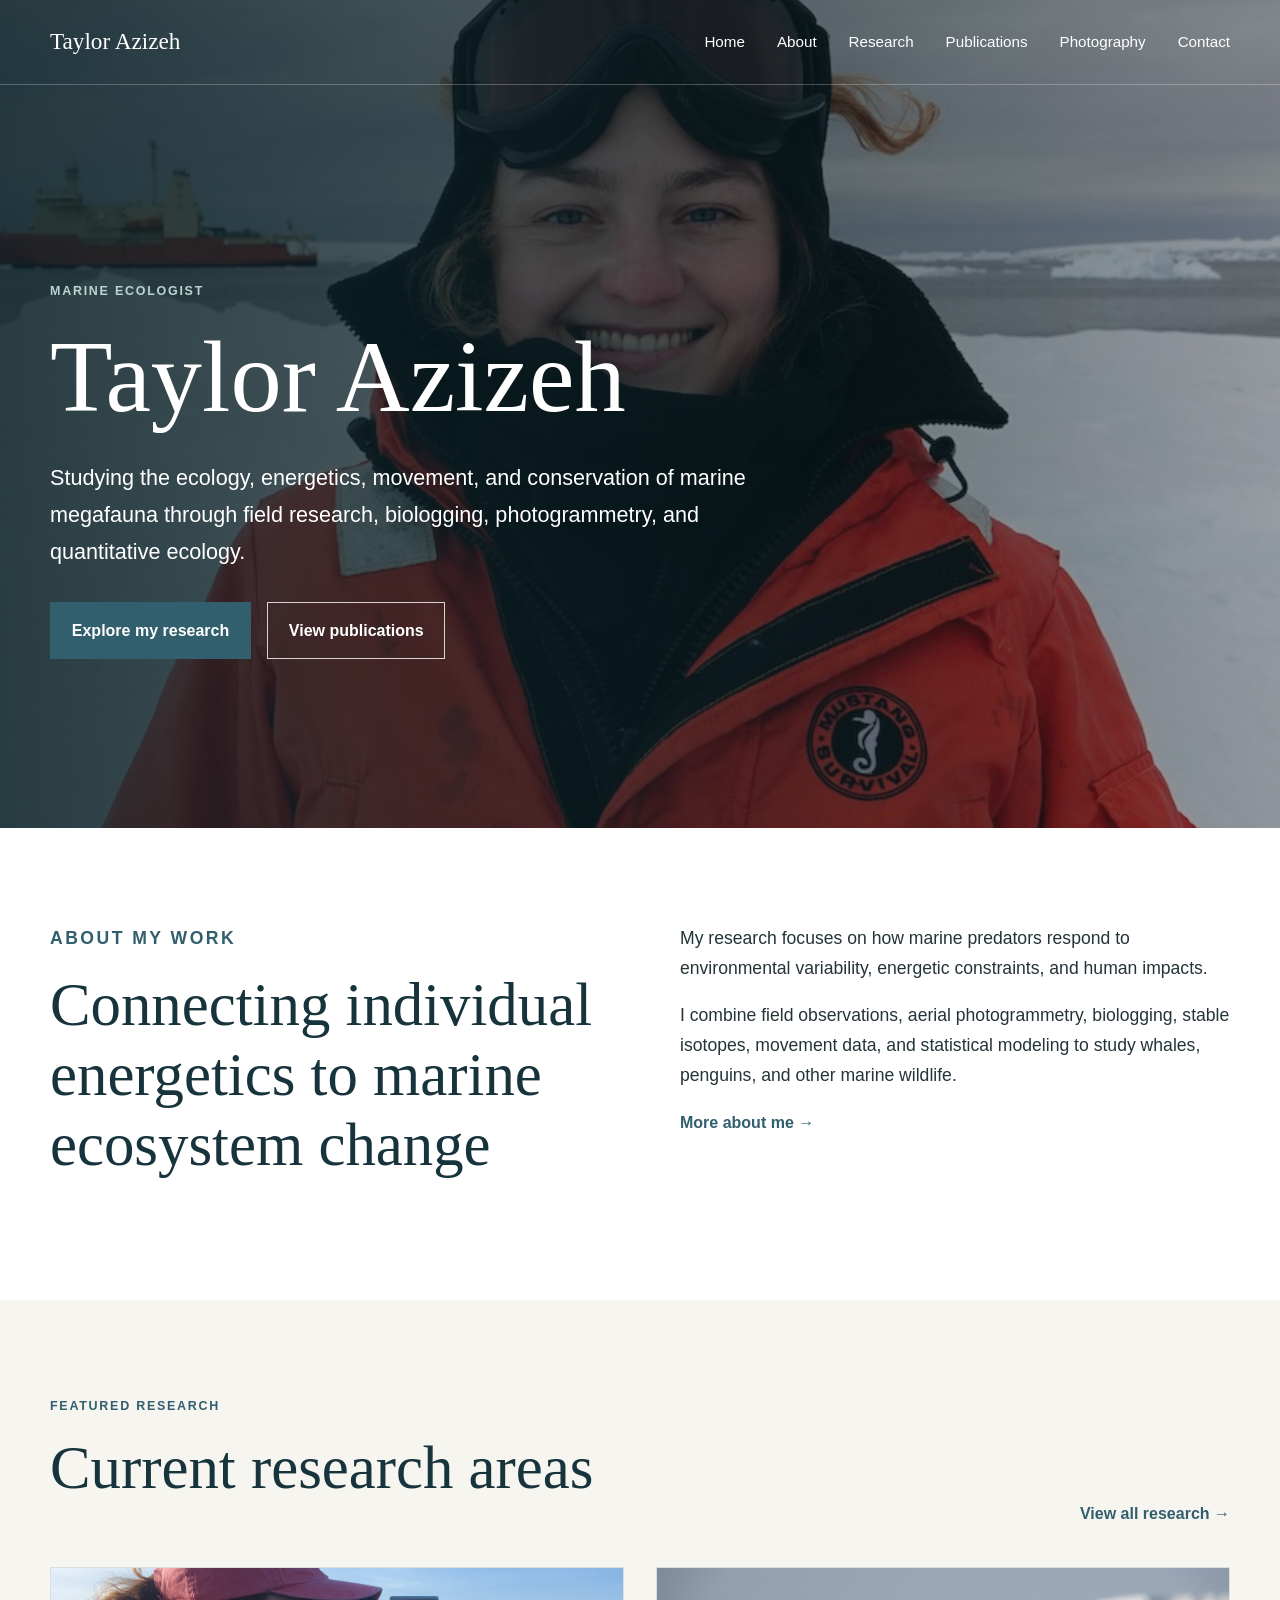
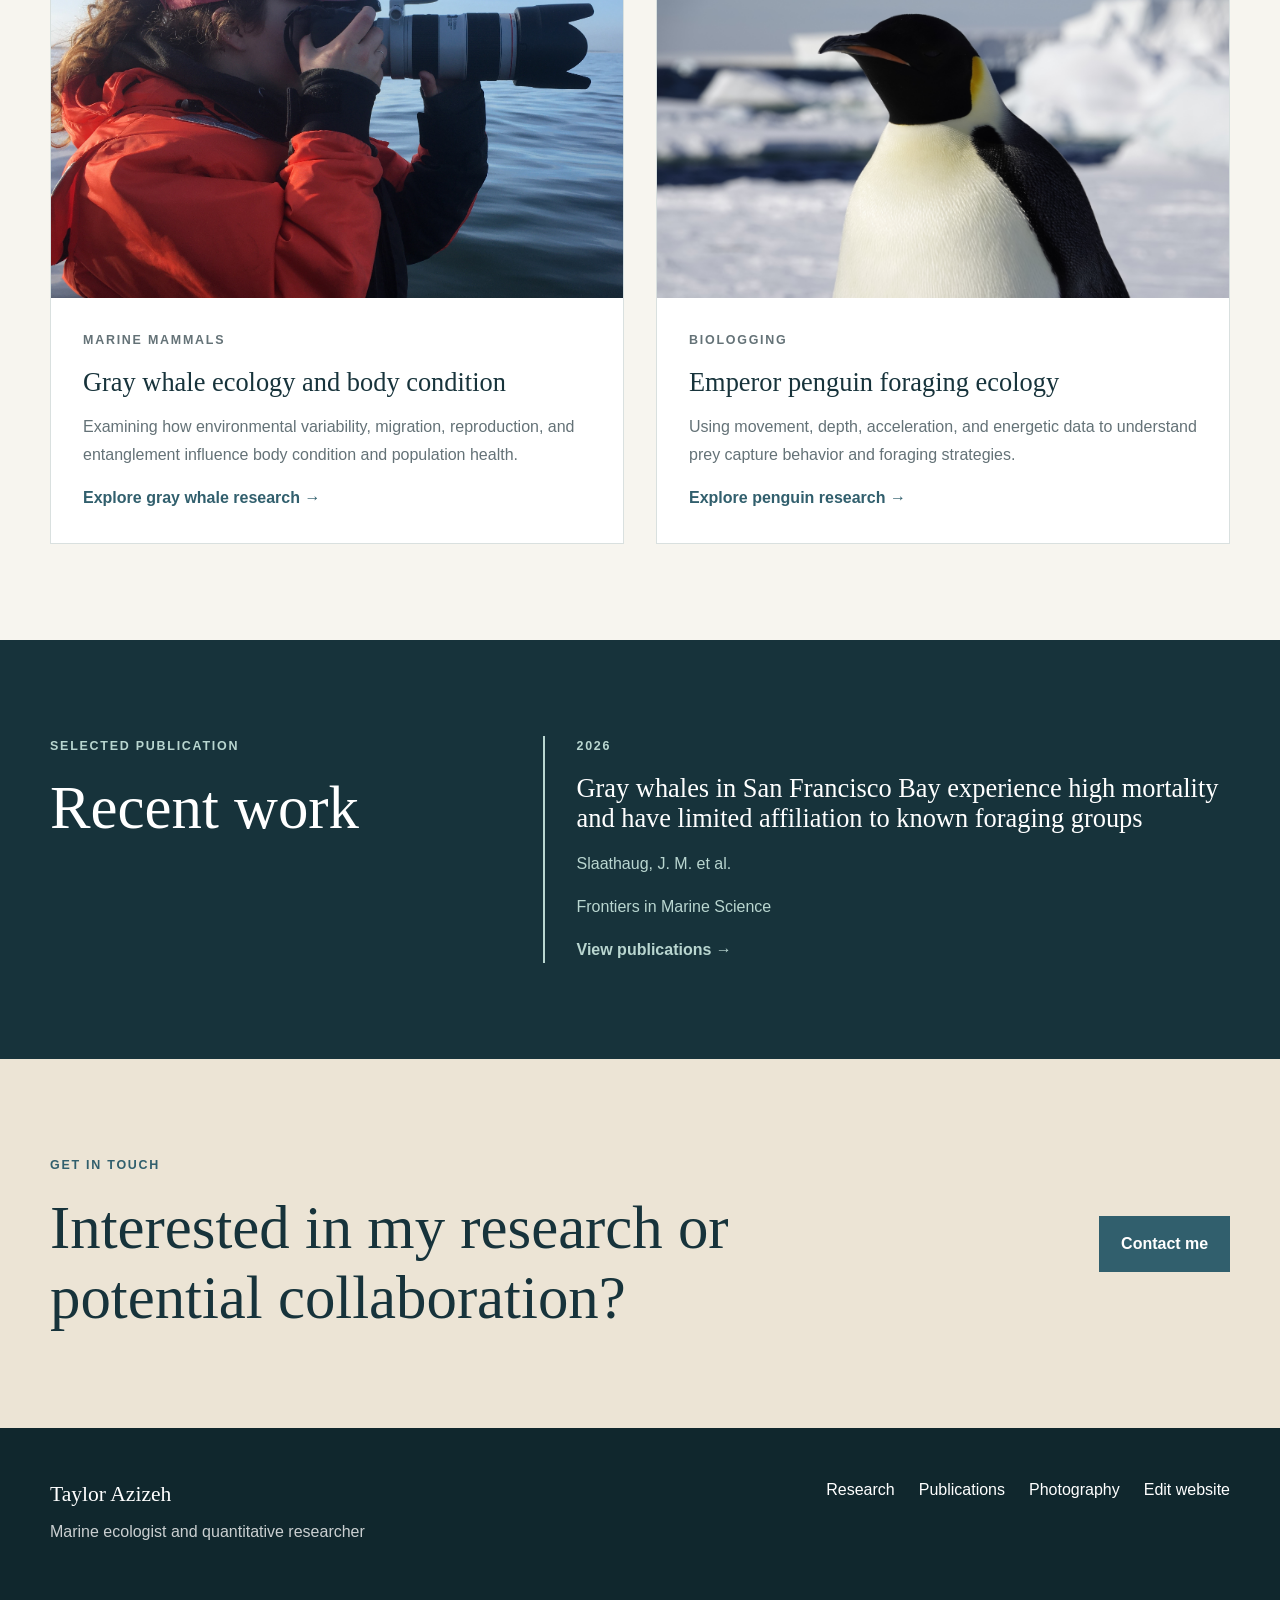
<file: index.html>
<!doctype html>
<html lang="en">
<head>
  <meta charset="utf-8">
  <meta name="viewport" content="width=device-width, initial-scale=1">

  <title>Taylor Azizeh | Marine Ecologist</title>

  <meta
    name="description"
    content="Taylor Azizeh is a marine ecologist studying whales, penguins, biologging, body condition, and marine conservation."
  >

  <link rel="stylesheet" href="/css/style.css">
</head>

<body>
  <header class="site-header">
    <div class="nav-container">
      <a class="site-logo" href="/">Taylor Azizeh</a>

      <button
        class="menu-toggle"
        type="button"
        aria-expanded="false"
        aria-controls="site-navigation"
      >
        Menu
      </button>

      <nav id="site-navigation" class="site-navigation" aria-label="Main navigation">
        <a href="/">Home</a>
        <a href="/about/">About</a>
        <a href="/research/">Research</a>
        <a href="/publications/">Publications</a>
        <a href="/photography/">Photography</a>
        <a href="/contact/">Contact</a>
      </nav>
    </div>
  </header>

  <main>
    <section class="hero">
      <div class="hero-overlay"></div>

      <div class="hero-content">
        <p class="eyebrow">Marine Ecologist</p>

        <h1>Taylor Azizeh</h1>

        <p class="hero-description">
          Studying the ecology, energetics, movement, and conservation of marine
          megafauna through field research, biologging, photogrammetry, and
          quantitative ecology.
        </p>

        <div class="hero-buttons">
          <a class="button button-primary" href="/research/">
            Explore my research
          </a>

          <a class="button button-secondary" href="/publications/">
            View publications
          </a>
        </div>
      </div>
    </section>

    <section class="section intro-section">
      <div class="section-container intro-grid">
        <div>
          <p class="section-label">About my work</p>

          <h2>Connecting individual energetics to marine ecosystem change</h2>
        </div>

        <div>
          <p>
            My research focuses on how marine predators respond to environmental
            variability, energetic constraints, and human impacts.
          </p>

          <p>
            I combine field observations, aerial photogrammetry, biologging,
            stable isotopes, movement data, and statistical modeling to study
            whales, penguins, and other marine wildlife.
          </p>

          <a class="text-link" href="/about/">More about me →</a>
        </div>
      </div>
    </section>

    <section class="section research-section">
      <div class="section-container">
        <div class="section-heading">
          <div>
            <p class="section-label">Featured research</p>
            <h2>Current research areas</h2>
          </div>

          <a class="text-link" href="/research/">View all research →</a>
        </div>

        <div class="card-grid">
          <article class="research-card">
            <div class="card-image card-image-whale" role="img" aria-label="Gray whale"></div>

            <div class="card-content">
              <p class="card-category">Marine mammals</p>
              <h3>Gray whale ecology and body condition</h3>

              <p>
                Examining how environmental variability, migration, reproduction,
                and entanglement influence body condition and population health.
              </p>

              <a class="card-link" href="/research/gray-whales/">
                Explore gray whale research →
              </a>
            </div>
          </article>

          <article class="research-card">
            <div class="card-image card-image-penguin" role="img" aria-label="Emperor penguin"></div>

            <div class="card-content">
              <p class="card-category">Biologging</p>
              <h3>Emperor penguin foraging ecology</h3>

              <p>
                Using movement, depth, acceleration, and energetic data to
                understand prey capture behavior and foraging strategies.
              </p>

              <a class="card-link" href="/research/emperor-penguins/">
                Explore penguin research →
              </a>
            </div>
          </article>
        </div>
      </div>
    </section>

    <section class="section publication-section">
      <div class="section-container publication-grid">
        <div>
          <p class="section-label">Selected publication</p>
          <h2>Recent work</h2>
        </div>

        <article class="publication-card">
          <p class="publication-year">2026</p>

          <h3>
            Gray whales in San Francisco Bay experience high mortality and have
            limited affiliation to known foraging groups
          </h3>

          <p class="publication-authors">
            Slaathaug, J. M. et al.
          </p>

          <p class="publication-journal">
            Frontiers in Marine Science
          </p>

          <a class="text-link" href="/publications/">
            View publications →
          </a>
        </article>
      </div>
    </section>

    <section class="section contact-section">
      <div class="section-container contact-box">
        <div>
          <p class="section-label">Get in touch</p>
          <h2>Interested in my research or potential collaboration?</h2>
        </div>

        <a class="button button-primary" href="/contact/">
          Contact me
        </a>
      </div>
    </section>
  </main>

  <footer class="site-footer">
    <div class="section-container footer-grid">
      <div>
        <p class="footer-name">Taylor Azizeh</p>
        <p>Marine ecologist and quantitative researcher</p>
      </div>

      <div class="footer-links">
        <a href="/research/">Research</a>
        <a href="/publications/">Publications</a>
        <a href="/photography/">Photography</a>
        <a href="/admin/">Edit website</a>
      </div>
    </div>
  </footer>

  <script src="/js/site.js"></script>
</body>
</html>
</file>
<file: css/style.css>
:root {
  --color-navy: #17333b;
  --color-blue: #315f6d;
  --color-seafoam: #b9d6d0;
  --color-sand: #ece4d5;
  --color-cream: #f7f5ef;
  --color-white: #ffffff;
  --color-text: #243438;
  --color-muted: #647277;
  --color-border: #d9e0df;

  --font-heading: Georgia, "Times New Roman", serif;
  --font-body: Arial, Helvetica, sans-serif;

  --content-width: 1180px;
  --section-padding: 6rem;
}

* {
  box-sizing: border-box;
}

html {
  scroll-behavior: smooth;
}

body {
  margin: 0;
  color: var(--color-text);
  background: var(--color-white);
  font-family: var(--font-body);
  font-size: 1rem;
  line-height: 1.7;
}

img {
  display: block;
  max-width: 100%;
}

a {
  color: inherit;
}

h1,
h2,
h3 {
  margin-top: 0;
  color: var(--color-navy);
  font-family: var(--font-heading);
  font-weight: 500;
  line-height: 1.15;
}

h1 {
  margin-bottom: 1.5rem;
  color: var(--color-white);
  font-size: clamp(3rem, 8vw, 6.5rem);
}

h2 {
  margin-bottom: 1.5rem;
  font-size: clamp(2.1rem, 5vw, 3.8rem);
}

h3 {
  margin-bottom: 1rem;
  font-size: 1.65rem;
}

p {
  margin-top: 0;
}

.site-header {
  position: absolute;
  z-index: 20;
  top: 0;
  left: 0;
  width: 100%;
  border-bottom: 1px solid rgba(255, 255, 255, 0.25);
}

.nav-container,
.section-container {
  width: min(calc(100% - 2rem), var(--content-width));
  margin: 0 auto;
}

.nav-container {
  display: flex;
  min-height: 84px;
  align-items: center;
  justify-content: space-between;
  gap: 2rem;
}

.site-logo {
  color: var(--color-white);
  font-family: var(--font-heading);
  font-size: 1.45rem;
  text-decoration: none;
}

.site-navigation {
  display: flex;
  align-items: center;
  gap: 2rem;
}

.site-navigation a {
  color: var(--color-white);
  font-size: 0.95rem;
  text-decoration: none;
}

.site-navigation a:hover {
  text-decoration: underline;
  text-underline-offset: 0.35rem;
}

.menu-toggle {
  display: none;
  border: 1px solid rgba(255, 255, 255, 0.6);
  border-radius: 0;
  padding: 0.55rem 0.85rem;
  color: var(--color-white);
  background: transparent;
  font: inherit;
}

.hero {
  position: relative;
  display: flex;
  min-height: 92vh;
  align-items: center;
  background:
    linear-gradient(rgba(8, 31, 38, 0.12), rgba(8, 31, 38, 0.18)),
    url("/images/uploads/hero.jpeg") center center / cover no-repeat;
}

.hero-overlay {
  position: absolute;
  inset: 0;
  background: linear-gradient(
    90deg,
    rgba(10, 34, 40, 0.82) 0%,
    rgba(10, 34, 40, 0.58) 48%,
    rgba(10, 34, 40, 0.18) 100%
  );
}

.hero-content {
  position: relative;
  z-index: 2;
  width: min(calc(100% - 2rem), var(--content-width));
  margin: 0 auto;
  padding-top: 7rem;
}

.eyebrow,
.section-label,
.card-category,
.publication-year {
  margin-bottom: 1rem;
  color: var(--color-blue);
  font-size: 0.78rem;
  font-weight: 700;
  letter-spacing: 0.14em;
  text-transform: uppercase;
}

.eyebrow {
  color: var(--color-seafoam);
}

.hero-description {
  max-width: 720px;
  margin-bottom: 2rem;
  color: var(--color-white);
  font-size: clamp(1.1rem, 2vw, 1.35rem);
}

.hero-buttons {
  display: flex;
  flex-wrap: wrap;
  gap: 1rem;
}

.button {
  display: inline-block;
  border: 1px solid transparent;
  padding: 0.85rem 1.3rem;
  font-weight: 700;
  text-decoration: none;
  transition:
    background-color 0.2s ease,
    color 0.2s ease,
    border-color 0.2s ease;
}

.button-primary {
  color: var(--color-white);
  background: var(--color-blue);
}

.button-primary:hover {
  background: var(--color-navy);
}

.button-secondary {
  border-color: rgba(255, 255, 255, 0.8);
  color: var(--color-white);
  background: transparent;
}

.button-secondary:hover {
  color: var(--color-navy);
  background: var(--color-white);
}

.section {
  padding: var(--section-padding) 0;
}

.intro-section {
  background: var(--color-white);
}

.intro-grid {
  display: grid;
  grid-template-columns: 1fr 1fr;
  gap: 5rem;
}

.intro-grid p {
  font-size: 1.1rem;
}

.text-link,
.card-link {
  color: var(--color-blue);
  font-weight: 700;
  text-decoration: none;
}

.text-link:hover,
.card-link:hover {
  text-decoration: underline;
  text-underline-offset: 0.25rem;
}

.research-section {
  background: var(--color-cream);
}

.section-heading {
  display: flex;
  align-items: end;
  justify-content: space-between;
  gap: 2rem;
  margin-bottom: 2.5rem;
}

.card-grid {
  display: grid;
  grid-template-columns: repeat(2, 1fr);
  gap: 2rem;
}

.research-card {
  overflow: hidden;
  border: 1px solid var(--color-border);
  background: var(--color-white);
}

.card-image {
  min-height: 330px;
  background-color: var(--color-seafoam);
  background-position: center;
  background-size: cover;
}

.card-image-whale {
  background-image: url("/images/uploads/gray-whale.jpeg");
}

.card-image-penguin {
  background-image: url("/images/uploads/emperor-penguin.JPG");
}

.card-content {
  padding: 2rem;
}

.card-content p {
  color: var(--color-muted);
}

.publication-section {
  background: var(--color-navy);
}

.publication-section h2,
.publication-section h3 {
  color: var(--color-white);
}

.publication-section .section-label,
.publication-section .text-link {
  color: var(--color-seafoam);
}

.publication-grid {
  display: grid;
  grid-template-columns: 0.75fr 1.25fr;
  gap: 5rem;
}

.publication-card {
  border-left: 2px solid var(--color-seafoam);
  padding-left: 2rem;
}

.publication-year,
.publication-authors,
.publication-journal {
  color: var(--color-seafoam);
}

.contact-section {
  background: var(--color-sand);
}

.contact-box {
  display: flex;
  align-items: center;
  justify-content: space-between;
  gap: 3rem;
}

.contact-box h2 {
  max-width: 760px;
  margin-bottom: 0;
}

.site-footer {
  padding: 3rem 0;
  color: rgba(255, 255, 255, 0.78);
  background: #10272d;
}

.footer-grid {
  display: flex;
  align-items: start;
  justify-content: space-between;
  gap: 3rem;
}

.footer-name {
  margin-bottom: 0.3rem;
  color: var(--color-white);
  font-family: var(--font-heading);
  font-size: 1.35rem;
}

.footer-links {
  display: flex;
  flex-wrap: wrap;
  gap: 1.5rem;
}

.footer-links a {
  color: var(--color-white);
  text-decoration: none;
}

.footer-links a:hover {
  text-decoration: underline;
}

@media (max-width: 800px) {
  :root {
    --section-padding: 4rem;
  }

  .menu-toggle {
    display: block;
  }

  .site-navigation {
    position: absolute;
    top: 84px;
    left: 0;
    display: none;
    width: 100%;
    align-items: stretch;
    flex-direction: column;
    gap: 0;
    padding: 1rem;
    background: var(--color-navy);
  }

  .site-navigation.is-open {
    display: flex;
  }

  .site-navigation a {
    padding: 0.8rem 0;
  }

  .intro-grid,
  .card-grid,
  .publication-grid {
    grid-template-columns: 1fr;
    gap: 2.5rem;
  }

  .section-heading,
  .contact-box,
  .footer-grid {
    align-items: flex-start;
    flex-direction: column;
  }

  .hero {
    min-height: 820px;
  }

  .hero-overlay {
    background: rgba(10, 34, 40, 0.68);
  }

  .card-image {
    min-height: 260px;
  }
}
</file>
